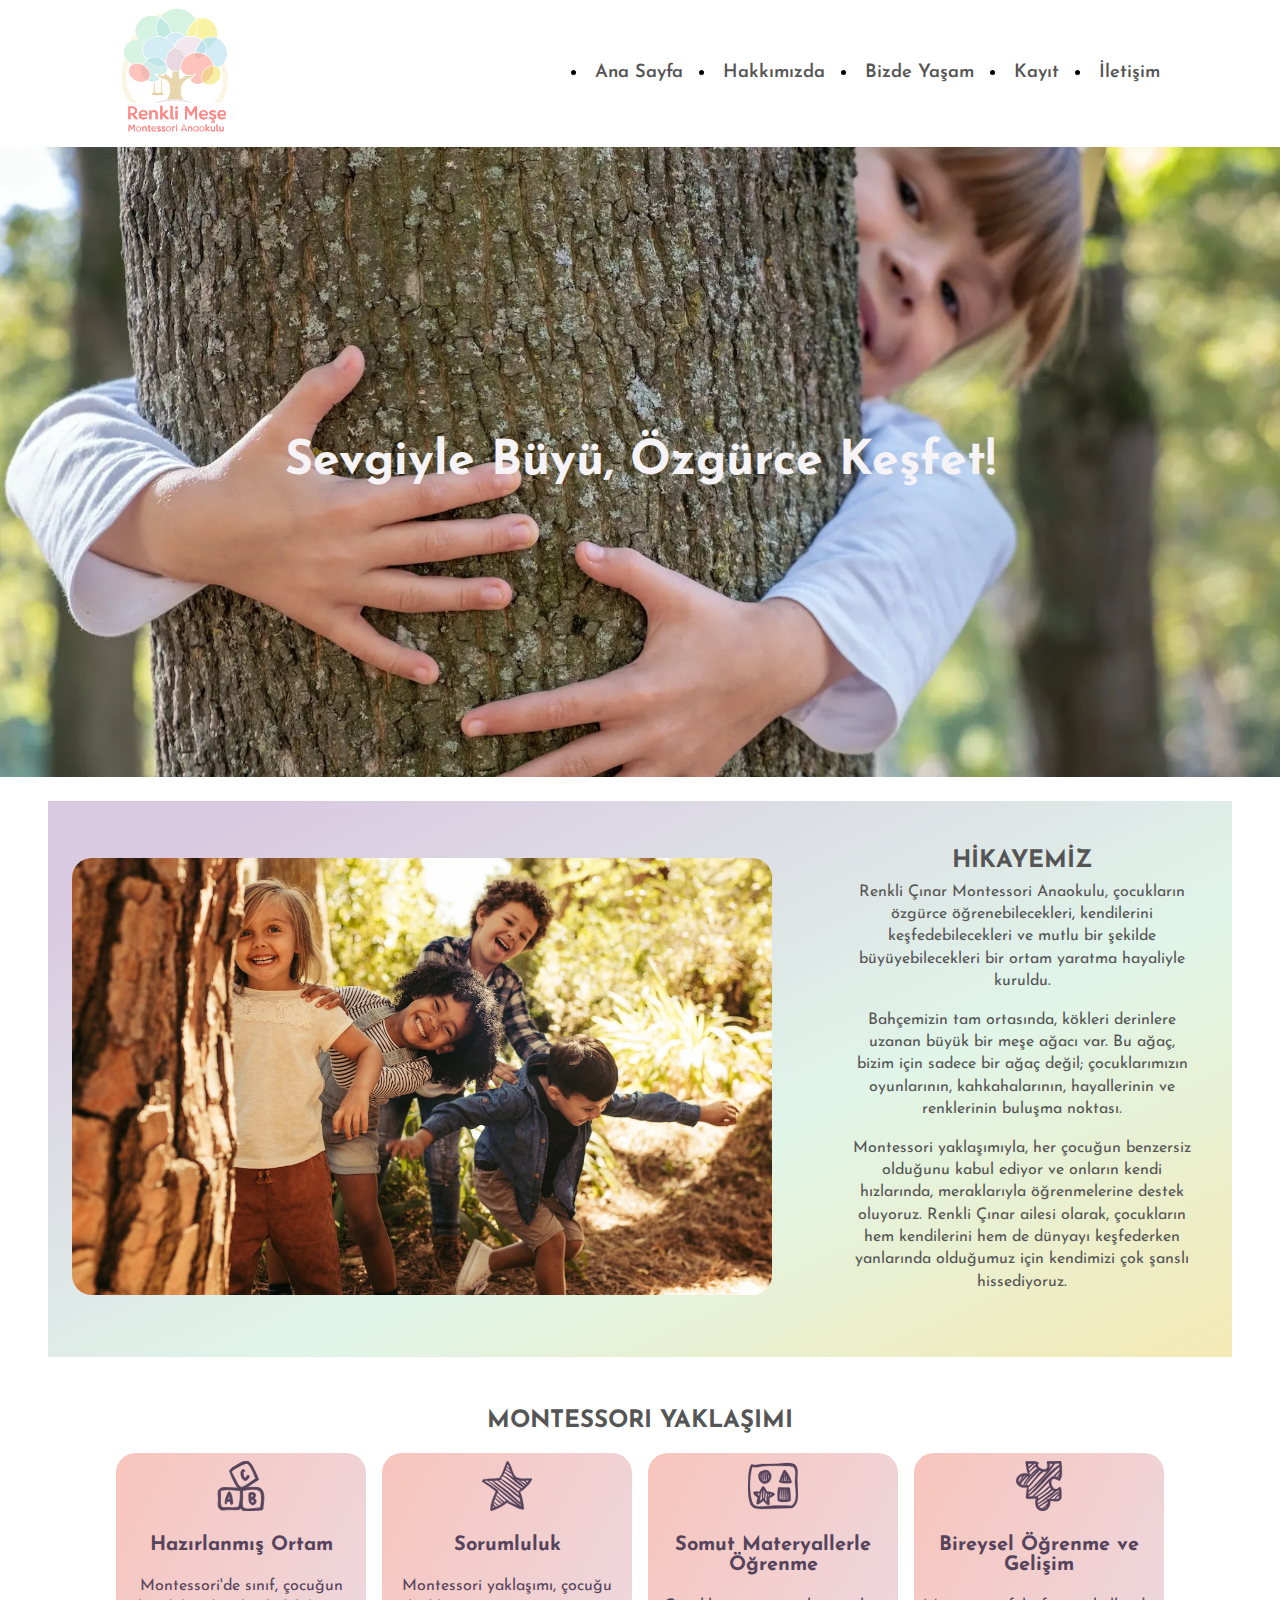
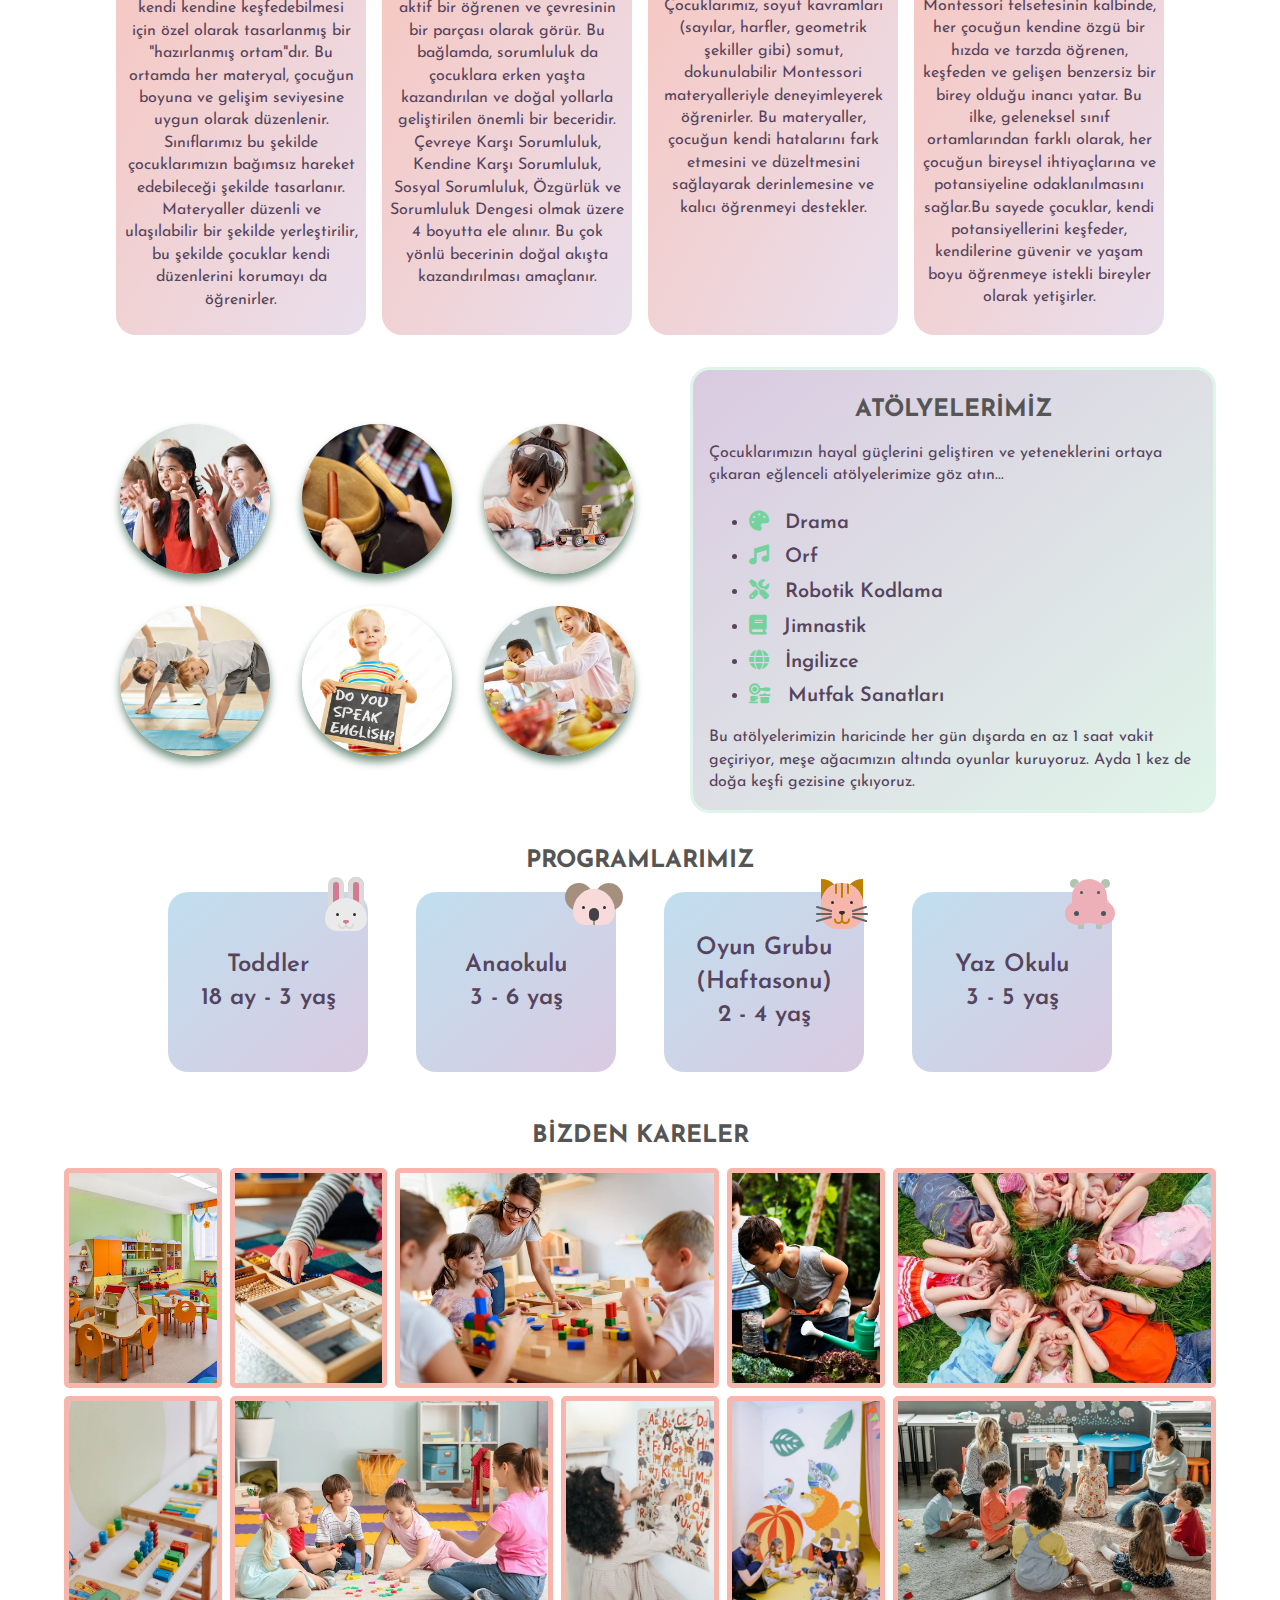
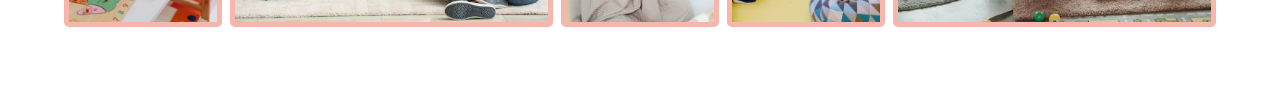
<file: index.html>
<!DOCTYPE html>
<html lang="en">
<head>
    <meta charset="UTF-8">
    <meta name="viewport" content="width=device-width, initial-scale=1.0">
    <meta description="TO BE UPDATED"> <!--burayı unutma-->
    <title>Renkli Meşe Montessori Anaokulu</title>
    <link rel="preconnect" href="https://fonts.googleapis.com">
<link rel="preconnect" href="https://fonts.gstatic.com" crossorigin>
<link href="https://fonts.googleapis.com/css2?family=Josefin+Sans:ital,wght@0,100..700;1,100..700&family=Montserrat:ital,wght@0,100..900;1,100..900&display=swap" rel="stylesheet">
    <link rel="stylesheet" href="styles.css">

   <link rel="preload" as="image" href="./assets/hero-picture.webp">
<link
  rel="stylesheet"
  href="https://cdnjs.cloudflare.com/ajax/libs/font-awesome/6.4.2/css/all.min.css"
  referrerpolicy="no-referrer"
/>

  </head>
<body>

 <!--NAVBAR-->
    <header class="main-header">
  <a href="./index.html"><img src="././assets/logo.svg" class="logo" alt="Renkli Meşe Montessori Anaokulu Logo-renkli bir ağaç ve ağaca bağlı bir salıncak"></a>
  
  <nav class="desktop-nav text--sm" aria-label="Ana Masaüstü Navigasyonu">
    <ul>
      <li><a href="index.html">Ana Sayfa</a></li>
        <li><a href="#">Hakkımızda</a></li>
        <li><a href="#">Bizde Yaşam</a></li>
        <li><a href="#">Kayıt</a></li>
        <li><a href="#">İletişim</a></li>
    </ul>
  </nav>

<div class="mobile-menu">
  <input type="checkbox" id="menu-toggle">

  <label for="menu-toggle" class="menu-icon hamburger-label">
    <img src="././assets/menu-burger-horizontal-svgrepo-com (1).svg" alt="Menüyü açar.">
  </label>
  
  <label for="menu-toggle" class="menu-icon close-label">
    <img src="././assets/close-button-svgrepo-com.svg" alt="Menüyü kapatır.">
  </label>
    
    <nav class="mobile-nav text--sm" aria-label="Ana Mobil Navigasyonu">
      <ul>
        <li><a href="index.html" class="active">Ana Sayfa</a></li>
        <li><a href="#">Hakkımızda</a></li>
        <li><a href="#">Bizde Yaşam</a></li>
        <li><a href="#">Kayıt</a></li>
        <li><a href="#">İletişim</a></li>
      </ul>
    </nav>
  </div>
</header>

<!--HERO-->
<main>

<section class="hero radius-20"> <!--açıklamayı düzenle-->
<img src="./assets/hero-picture.webp" alt="" class="sr-only">
  <h1 class="text--3xl text--700 text--center text--white">Sevgiyle Büyü, Özgürce Keşfet! </h1>
</section> 

<!--HİKAYEMİZ-->
<section class="hikayemiz flex site-content radius-20">

<div class="hikayemiz__text">
<h2 class="m-auto text--grey text--lg text-600">HİKAYEMİZ</h1>
<p class="text--grey line-1-4 mt-0-5 text--xs">Renkli Çınar Montessori Anaokulu, çocukların özgürce öğrenebilecekleri, kendilerini keşfedebilecekleri 
  ve mutlu bir şekilde büyüyebilecekleri bir ortam yaratma hayaliyle kuruldu. 
<p class="text--grey line-1-4 text--xs">Bahçemizin tam ortasında, kökleri derinlere uzanan büyük bir meşe ağacı var. 
  Bu ağaç, bizim için sadece bir ağaç değil; çocuklarımızın oyunlarının, kahkahalarının, hayallerinin ve renklerinin buluşma noktası. </p>
  <p class="text--grey line-1-4 text--xs">
  Montessori yaklaşımıyla, her çocuğun benzersiz olduğunu kabul ediyor ve onların kendi hızlarında, meraklarıyla öğrenmelerine destek oluyoruz.  
  Renkli Çınar ailesi olarak, çocukların hem kendilerini hem de dünyayı keşfederken yanlarında olduğumuz için kendimizi çok şanslı hissediyoruz.</p>
</div>


  <div class="hikayemiz__image">  <!--burdaki açıklamaları düzenle-->
<picture>
  <source srcset="./assets/ourstory-picture(sm).webp" media="(max-width:465px)">
  <source srcset="./assets/ourstory-picture(lg).webp" media="(min-width:465.98px)">
  <img src="./assets/ourstory-picture(lg).webp"  alt="Açıklayıcı bir metin">
</picture>
</div>


</section> 

<!--MONTESSORI BÖLÜMÜ-->

<section class="montessori site-content">
<h2 class="text--center text--grey text--lg text-600">MONTESSORI YAKLAŞIMI</h2>
<div class="montessori__container">
  <div class="montessori-box flex-basis-50">
    <img src="./assets/abc-cubes-svgrepo.svg" alt="TOBEUPDATED">
    <h3 class="text--md my-0-5 text--dark-purple">Hazırlanmış Ortam</h3>
    <p class="text--xs text--dark-purple line-1-4"> Montessori'de sınıf, çocuğun kendi kendine keşfedebilmesi için özel olarak tasarlanmış bir "hazırlanmış ortam"dır. Bu ortamda her materyal, çocuğun boyuna ve gelişim seviyesine uygun olarak düzenlenir. Sınıflarımız bu şekilde çocuklarımızın bağımsız hareket edebileceği şekilde tasarlanır. 
      Materyaller düzenli ve ulaşılabilir bir şekilde yerleştirilir, bu şekilde çocuklar kendi düzenlerini korumayı da öğrenirler.
    </p>
  </div>
  <div class="montessori-box flex-basis-50">
    <img src="./assets/star-svgrepo.svg" alt="TOBEUPDATED">
    <h3 class="text--md my-0-5 text--dark-purple">Sorumluluk</h3>
    <p class="text--xs text--dark-purple line-1-4">Montessori yaklaşımı, çocuğu aktif bir öğrenen ve çevresinin bir parçası olarak görür. Bu bağlamda, sorumluluk da çocuklara erken yaşta kazandırılan ve doğal yollarla geliştirilen önemli bir beceridir. Çevreye Karşı Sorumluluk, Kendine Karşı Sorumluluk, Sosyal Sorumluluk, Özgürlük ve Sorumluluk Dengesi olmak üzere 4 boyutta ele alınır. Bu çok yönlü becerinin doğal akışta kazandırılması amaçlanır.
    </p>
  </div>
  <div class="montessori-box flex-basis-50">
    <img src="./assets/shapes-svgrepo.svg" alt="TOBEUPDATED">
    <h3 class="text--md my-0-5 text--dark-purple">Somut Materyallerle Öğrenme</h3>
    <p class="text--xs text--dark-purple line-1-4">Çocuklarımız, soyut kavramları (sayılar, harfler, geometrik şekiller gibi) somut, dokunulabilir Montessori materyalleriyle deneyimleyerek öğrenirler. Bu materyaller, çocuğun kendi hatalarını fark etmesini ve düzeltmesini sağlayarak derinlemesine ve kalıcı öğrenmeyi destekler.
    </p>
  </div>
  <div class="montessori-box flex-basis-50">
    <img src="./assets/puzzle-piece-svgrepo.svg" alt="TOBEUPDATED">
    <h3 class="text--md my-0-5 text--dark-purple">Bireysel Öğrenme ve Gelişim</h3>
    <p class="text--xs text--dark-purple line-1-4">Montessori felsefesinin kalbinde, her çocuğun kendine özgü bir hızda ve tarzda öğrenen, keşfeden ve gelişen benzersiz bir birey olduğu inancı yatar. Bu ilke, geleneksel sınıf ortamlarından farklı olarak, her çocuğun bireysel ihtiyaçlarına ve potansiyeline odaklanılmasını sağlar.Bu sayede çocuklar, kendi potansiyellerini keşfeder, kendilerine güvenir ve yaşam boyu öğrenmeye istekli bireyler olarak yetişirler.
    </p>
  </div>
</div>


<!--ATÖLYELERİMİZ BÖLÜMÜ-->


<section class="atolye__container site-content">
 
  <div class="atolye__text-box">
    <h2 class="text--grey text--lg text-600 text--center">ATÖLYELERİMİZ</h2>
    <p class="text--dark-purple line-1-4 text--xs">
      Çocuklarımızın hayal güçlerini geliştiren ve yeteneklerini ortaya çıkaran
      eğlenceli atölyelerimize göz atın...
    </p>
    <ul class="text--dark-purple text--md text--600">
    <li><i class="fa-solid fa-palette"></i>Drama</li>
                <li><i class="fa-solid fa-music"></i>Orf</li>
                <li><i class="fa-solid fa-screwdriver-wrench"></i>Robotik Kodlama</li>
                <li><i class="fa-solid fa-book"></i>Jimnastik</li>
                <li><i class="fa-solid fa-globe"></i>İngilizce</li>
                <li><i class="fa-solid fa-kitchen-set"></i>Mutfak Sanatları</li>
              </ul>

           <p class="text--dark-purple line-1-4 text--xs">
      Bu atölyelerimizin haricinde her gün dışarda en az 1 saat vakit geçiriyor, meşe ağacımızın altında oyunlar kuruyoruz. Ayda 1 kez de doğa keşfi gezisine çıkıyoruz.
    </p>
  </div>

   <div class="atolye__images">
    <div class="atolye-daire">
      <img src="./assets/AdobeStock_115860598_Preview.webp" alt="" />
    </div>
    <div class="atolye-daire">
      <img src="assets/AdobeStock_37484878_Preview.webp" alt="" />
    </div>
    <div class="atolye-daire">
      <img src="./assets/AdobeStock_561552352_Preview.webp" alt="" />
    </div>
    <div class="atolye-daire">
      <img src="./assets/AdobeStock_210187231_Preview.webp" alt="" />
    </div>
    <div class="atolye-daire">
      <img src="./assets/AdobeStock_81120329_Preview.jpeg" alt="" />
    </div>
    <div class="atolye-daire">
      <img src="./assets/AdobeStock_304732847_Preview.webp" alt="" />
    </div>
  </div>
</section>


<!--PROGRAMLARIMIZ-->

<section class="mt-1-5">
<h2 class="text--center text--grey text--lg text-600">PROGRAMLARIMIZ</h2>

<div class="programs__container text--lg line-1-4 text--600 text--dark-purple">
  
<div class="toddler programs">
<img src="./assets/bunny-image.svg" alt="TOBEUPDATED">
<p>Toddler <br>18 ay - 3 yaş</p>
</div>

<div class="preschool programs">
  <img src="./assets/koala-image.svg" alt="TOBEUPDATED">
<p>Anaokulu <br>3 - 6 yaş</p>
</div>

<div class="play-group programs">
  <img src="./assets/kitty-image.svg" alt="">
<p>Oyun Grubu <br>(Haftasonu) <br>2 - 4 yaş</p>
</div>

<div class="summer-school programs">
  <img src="./assets/hippo-image.svg" alt="">
<p>Yaz Okulu <br>3 - 5 yaş</p>
</div>

</div>

</section>

<!--BİZDEN KARELER-->

<section class="site-content">

<h2 class="text--center text--grey text--lg text-600 mb-1">BİZDEN KARELER</h2>
<div class="gallery__container">

<img src="./assets/gallery/gallery-picture-1.webp" alt="">
<img src="./assets/gallery/gallery-picture-2.webp" alt="">
<img src="./assets/gallery/gallery-picture-3.webp" alt="">
<img src="./assets/gallery/gallery-picture-4.webp" alt="">
<img src="./assets/gallery/gallery-picture-5.webp" alt="">
<img src="./assets/gallery/gallery-picture-6.webp" alt="">
<img src="./assets/gallery/gallery-picture-7.webp" alt="">
<img src="./assets/gallery/gallery-picture-8.webp" alt="">
<img src="./assets/gallery/gallery-picture-9.webp" alt="">
<img src="./assets/gallery/gallery-picture-10.webp" alt="">
</div>

</section>




</main>


</body>
</html>

<!--hamburger ve close iconunun rengini değiştir, mor olabilir.-->
</file>
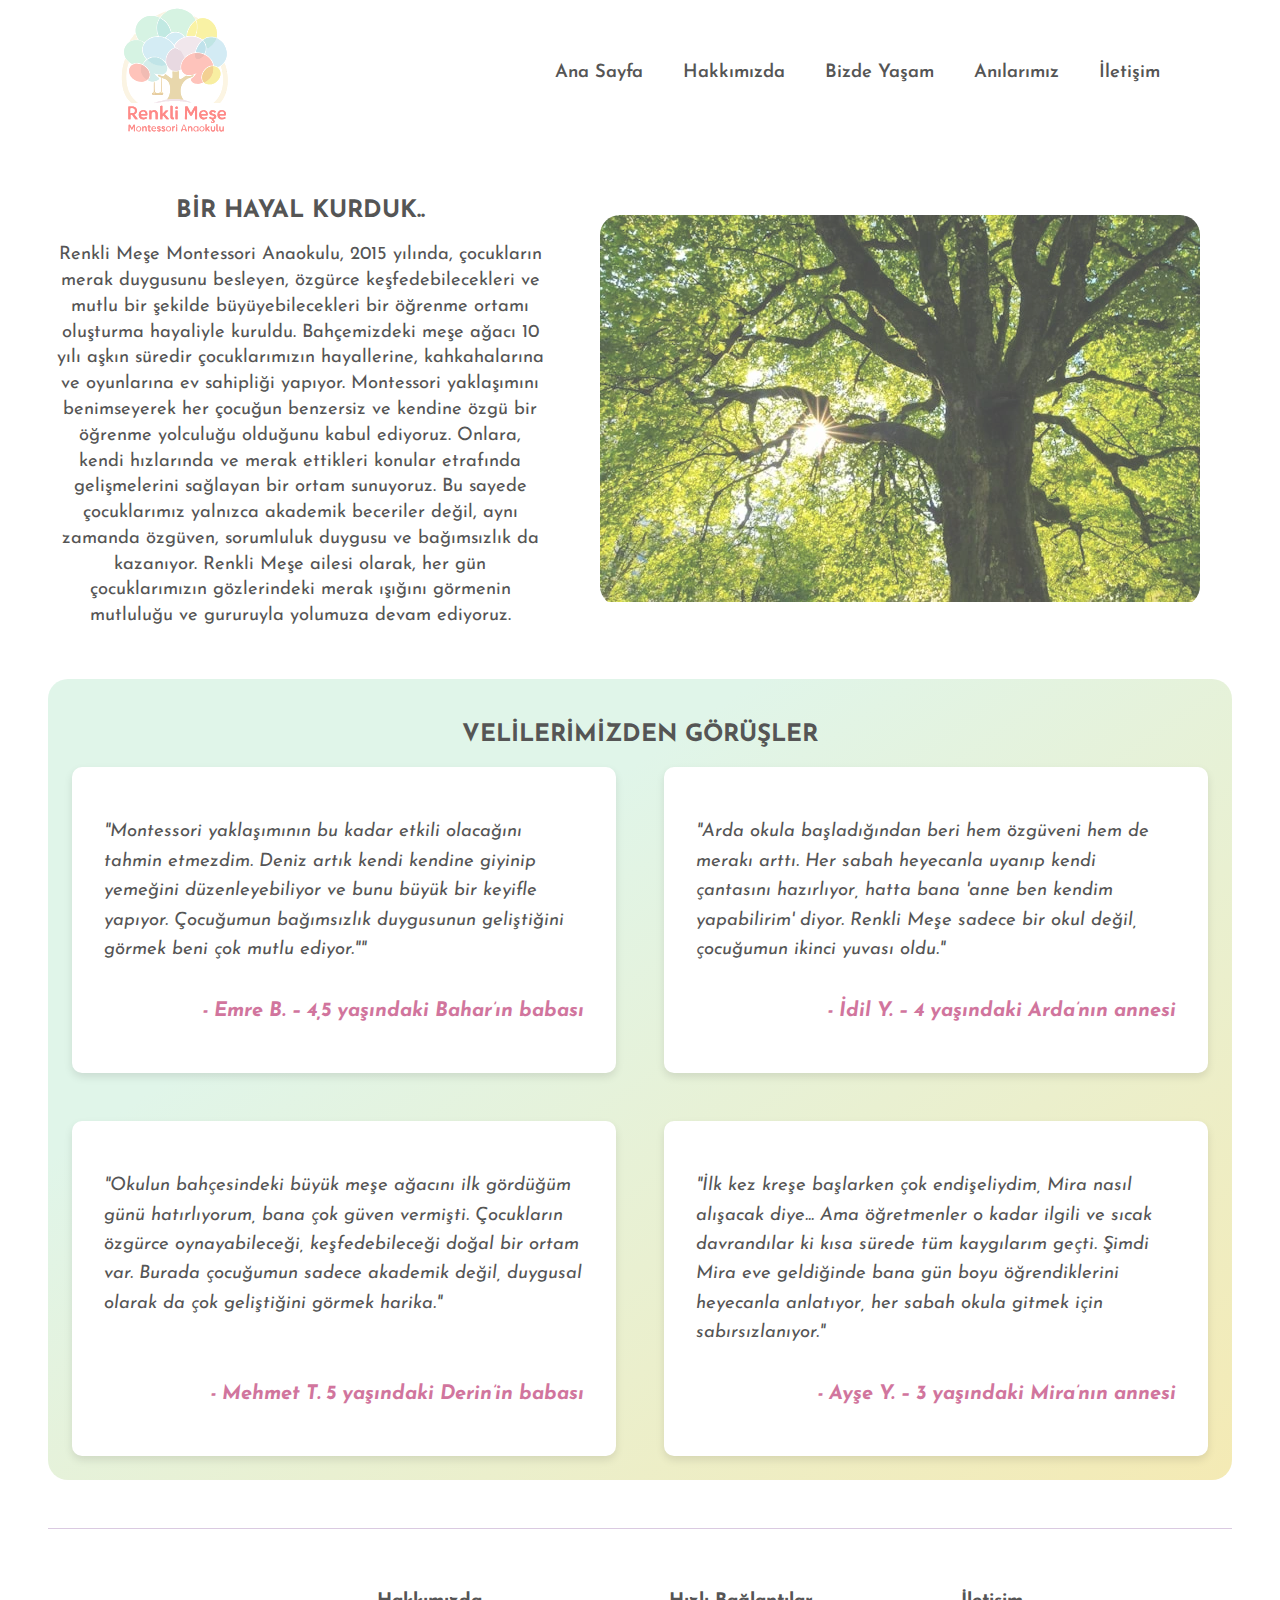
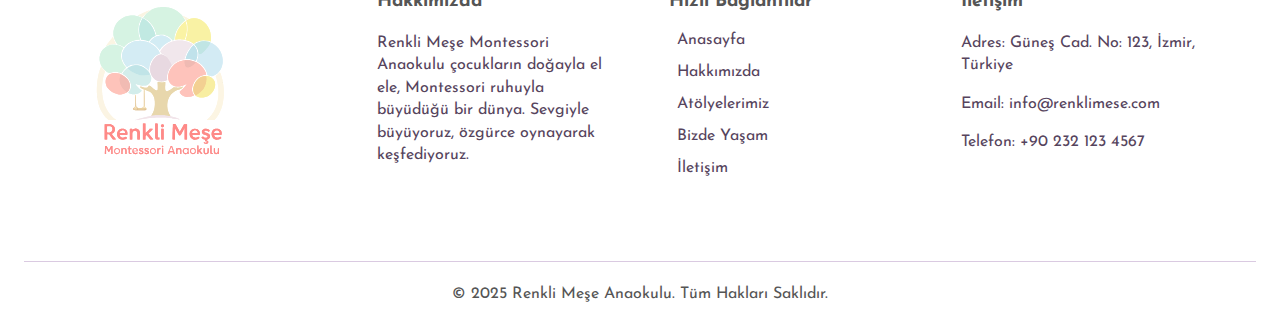
<file: about.html>
<!DOCTYPE html>
<html lang="tr">
  <head>
    <meta charset="UTF-8" />
    <meta name="viewport" content="width=device-width, initial-scale=1.0" />
    <meta
      name="description"
      content="Renkli Meşe Montessori Anaokulu olarak, 2015'ten beri çocukların merakını besleyen, bağımsızlıklarını geliştiren ve mutlu bir şekilde büyüyebilecekleri bir öğrenme ortamı sunuyoruz. Montessori yaklaşımımız ve doğayla iç içe bahçemizle çocukların kendine güvenen bireyler olarak yetişmesini sağlıyoruz."
    />
    <title>Renkli Meşe-Hakkımızda</title>
    <link
      href="https://fonts.googleapis.com/css2?family=Josefin+Sans:ital,wght@0,100..700;1,100..700&display=swap"
      rel="stylesheet"
    />
    <link rel="stylesheet" href="styles.css" />
    <link rel="stylesheet" href="about.css" />
  </head>
  <body>
    <header class="main-header">
      <a href="./index.html"
        ><img
          src="./assets/logo.svg"
          class="logo"
          alt="Renkli Meşe Montessori Anaokulu Logo-renkli bir ağaç ve ağaca bağlı bir salıncak"
      /></a>

      <nav class="desktop-nav text--sm" aria-label="Ana Masaüstü Navigasyonu">
        <ul class="list-style-none">
          <li><a href="index.html">Ana Sayfa</a></li>
          <li><a href="about.html">Hakkımızda</a></li>
          <li><a href="bizdeyasam.html">Bizde Yaşam</a></li>
          <li><a href="index.html#anilarimiz">Anılarımız</a></li>
          <li><a href="contact.html">İletişim</a></li>
        </ul>
      </nav>

      <div class="mobile-menu">
        <input type="checkbox" id="menu-toggle" />

        <label
          for="menu-toggle"
          class="menu-icon hamburger-label"
          aria-label="Menüyü aç"
        >
          <img src="./assets/hamburger-button.svg" alt="" aria-hidden="true" />
        </label>

        <label
          for="menu-toggle"
          class="menu-icon close-label"
          aria-label="Menüyü kapat"
        >
          <img src="./assets/close-button.svg" alt="" aria-hidden="true" />
        </label>

        <nav class="mobile-nav text--sm" aria-label="Ana Mobil Navigasyonu">
          <ul class="list-style-none">
            <li><a href="index.html">Ana Sayfa</a></li>
            <li><a href="about.html">Hakkımızda</a></li>
            <li><a href="bizdeyasam.html">Bizde Yaşam</a></li>
            <li><a href="index.html#anilarimiz">Anılarımız</a></li>
            <li><a href="contact.html">İletişim</a></li>
          </ul>
        </nav>
      </div>
    </header>
    <main>
      <section class="hakkımızda flex site-content text--center">
        <div class="hakkımızda__image">
          <picture>
            <source
              srcset="./assets/about/oaktree-sm.webp"
              media="(max-width:465px)"
            />
            <source
              srcset="./assets/about/oaktree-lg.webp"
              media="(min-width:465.98px)"
            />
            <img
              src="./assets/about/oaktree-lg.webp"
              alt="Dallarındaki yeşil yaprakları ile gökyüzünü kaplayan, oldukça büyük bir meşe ağacı. Ağacın dalları arasından güneş ışıkları giriyor."
            />
          </picture>
        </div>

        <div class="hakkımızda__textbox">
          <h2 class="text--grey text--lg text-600">BİR HAYAL KURDUK..</h2>
          <p class="text--grey text--sm line-1-4">
            Renkli Meşe Montessori Anaokulu, 2015 yılında, çocukların merak
            duygusunu besleyen, özgürce keşfedebilecekleri ve mutlu bir şekilde
            büyüyebilecekleri bir öğrenme ortamı oluşturma hayaliyle kuruldu.
            Bahçemizdeki meşe ağacı 10 yılı aşkın süredir çocuklarımızın
            hayallerine, kahkahalarına ve oyunlarına ev sahipliği yapıyor.
            Montessori yaklaşımını benimseyerek her çocuğun benzersiz ve kendine
            özgü bir öğrenme yolculuğu olduğunu kabul ediyoruz. Onlara, kendi
            hızlarında ve merak ettikleri konular etrafında gelişmelerini
            sağlayan bir ortam sunuyoruz. Bu sayede çocuklarımız yalnızca
            akademik beceriler değil, aynı zamanda özgüven, sorumluluk duygusu
            ve bağımsızlık da kazanıyor. Renkli Meşe ailesi olarak, her gün
            çocuklarımızın gözlerindeki merak ışığını görmenin mutluluğu ve
            gururuyla yolumuza devam ediyoruz.
          </p>
        </div>
      </section>

      <section class="testimonials site-content">
        <h2 class="text--grey text--lg text-600 text--center">
          VELİLERİMİZDEN GÖRÜŞLER
        </h2>

        <div class="testimonials-grid-container">
          <div class="testimonial-card">
            <p class="quote-text text--sm text--grey">
              "Montessori yaklaşımının bu kadar etkili olacağını tahmin
              etmezdim. Deniz artık kendi kendine giyinip yemeğini
              düzenleyebiliyor ve bunu büyük bir keyifle yapıyor. Çocuğumun
              bağımsızlık duygusunun geliştiğini görmek beni çok mutlu ediyor.""
            </p>
            <p class="author text--md">
              - Emre B. – 4,5 yaşındaki Bahar’ın babası
            </p>
          </div>

          <div class="testimonial-card">
            <p class="quote-text text--sm text--grey">
              "Arda okula başladığından beri hem özgüveni hem de merakı arttı.
              Her sabah heyecanla uyanıp kendi çantasını hazırlıyor, hatta bana
              'anne ben kendim yapabilirim' diyor. Renkli Meşe sadece bir okul
              değil, çocuğumun ikinci yuvası oldu."
            </p>
            <p class="author text--md">
              - İdil Y. – 4 yaşındaki Arda’nın annesi
            </p>
          </div>

          <div class="testimonial-card">
            <p class="quote-text text--sm text--grey">
              "Okulun bahçesindeki büyük meşe ağacını ilk gördüğüm günü
              hatırlıyorum, bana çok güven vermişti. Çocukların özgürce
              oynayabileceği, keşfedebileceği doğal bir ortam var. Burada
              çocuğumun sadece akademik değil, duygusal olarak da çok
              geliştiğini görmek harika."
            </p>
            <p class="author text--md">
              - Mehmet T. 5 yaşındaki Derin’in babası
            </p>
          </div>

          <div class="testimonial-card text--sm text--grey">
            <p class="quote-text text--sm">
              "İlk kez kreşe başlarken çok endişeliydim, Mira nasıl alışacak
              diye... Ama öğretmenler o kadar ilgili ve sıcak davrandılar ki
              kısa sürede tüm kaygılarım geçti. Şimdi Mira eve geldiğinde bana
              gün boyu öğrendiklerini heyecanla anlatıyor, her sabah okula
              gitmek için sabırsızlanıyor."
            </p>
            <p class="author text--md">
              - Ayşe Y. – 3 yaşındaki Mira’nın annesi
            </p>
          </div>
        </div>
      </section>
    </main>

    <footer>
      <div class="footer__container site-content">
        <div class="footer__section footer__logo">
          <a href="./index.html"
            ><img
              src="././assets/logo.svg"
              class="logo"
              alt="Renkli Meşe Montessori Anaokulu Logo-renkli bir ağaç ve ağaca bağlı bir salıncak"
          /></a>
        </div>
        <div class="footer__section">
          <h3>Hakkımızda</h3>
          <p class="text--xs line-1-4 text--dark-purple">
            Renkli Meşe Montessori Anaokulu çocukların doğayla el ele,
            Montessori ruhuyla büyüdüğü bir dünya. Sevgiyle büyüyoruz, özgürce
            oynayarak keşfediyoruz.
          </p>
        </div>
        <div class="footer__section">
          <h3>Hızlı Bağlantılar</h3>
          <ul class="list-style-none">
            <li>
              <a href="index.html" class="text--xs text--dark-purple"
                >Anasayfa</a
              >
            </li>
            <li>
              <a href="about.html" class="text--xs text--dark-purple"
                >Hakkımızda</a
              >
            </li>
            <li>
              <a href="index.html#atolye" class="text--xs text--dark-purple"
                >Atölyelerimiz</a
              >
            </li>
            <li>
              <a href="bizdeyasam.html" class="text--xs text--dark-purple"
                >Bizde Yaşam</a
              >
            </li>
            <li>
              <a href="contact.html" class="text--xs text--dark-purple"
                >İletişim</a
              >
            </li>
          </ul>
        </div>
        <div class="footer__section">
          <h3>İletişim</h3>
          <ul class="list-style-none text--xs line-1-4">
            <li>Adres: Güneş Cad. No: 123, İzmir, Türkiye</li>
            <li>Email: info@renklimese.com</li>
            <li>Telefon: +90 232 123 4567</li>
          </ul>
        </div>
      </div>
      <div class="footer__bottom text--xs text--center text--grey">
        &copy; 2025 Renkli Meşe Anaokulu. Tüm Hakları Saklıdır.
      </div>
    </footer>
  </body>
</html>
</file>
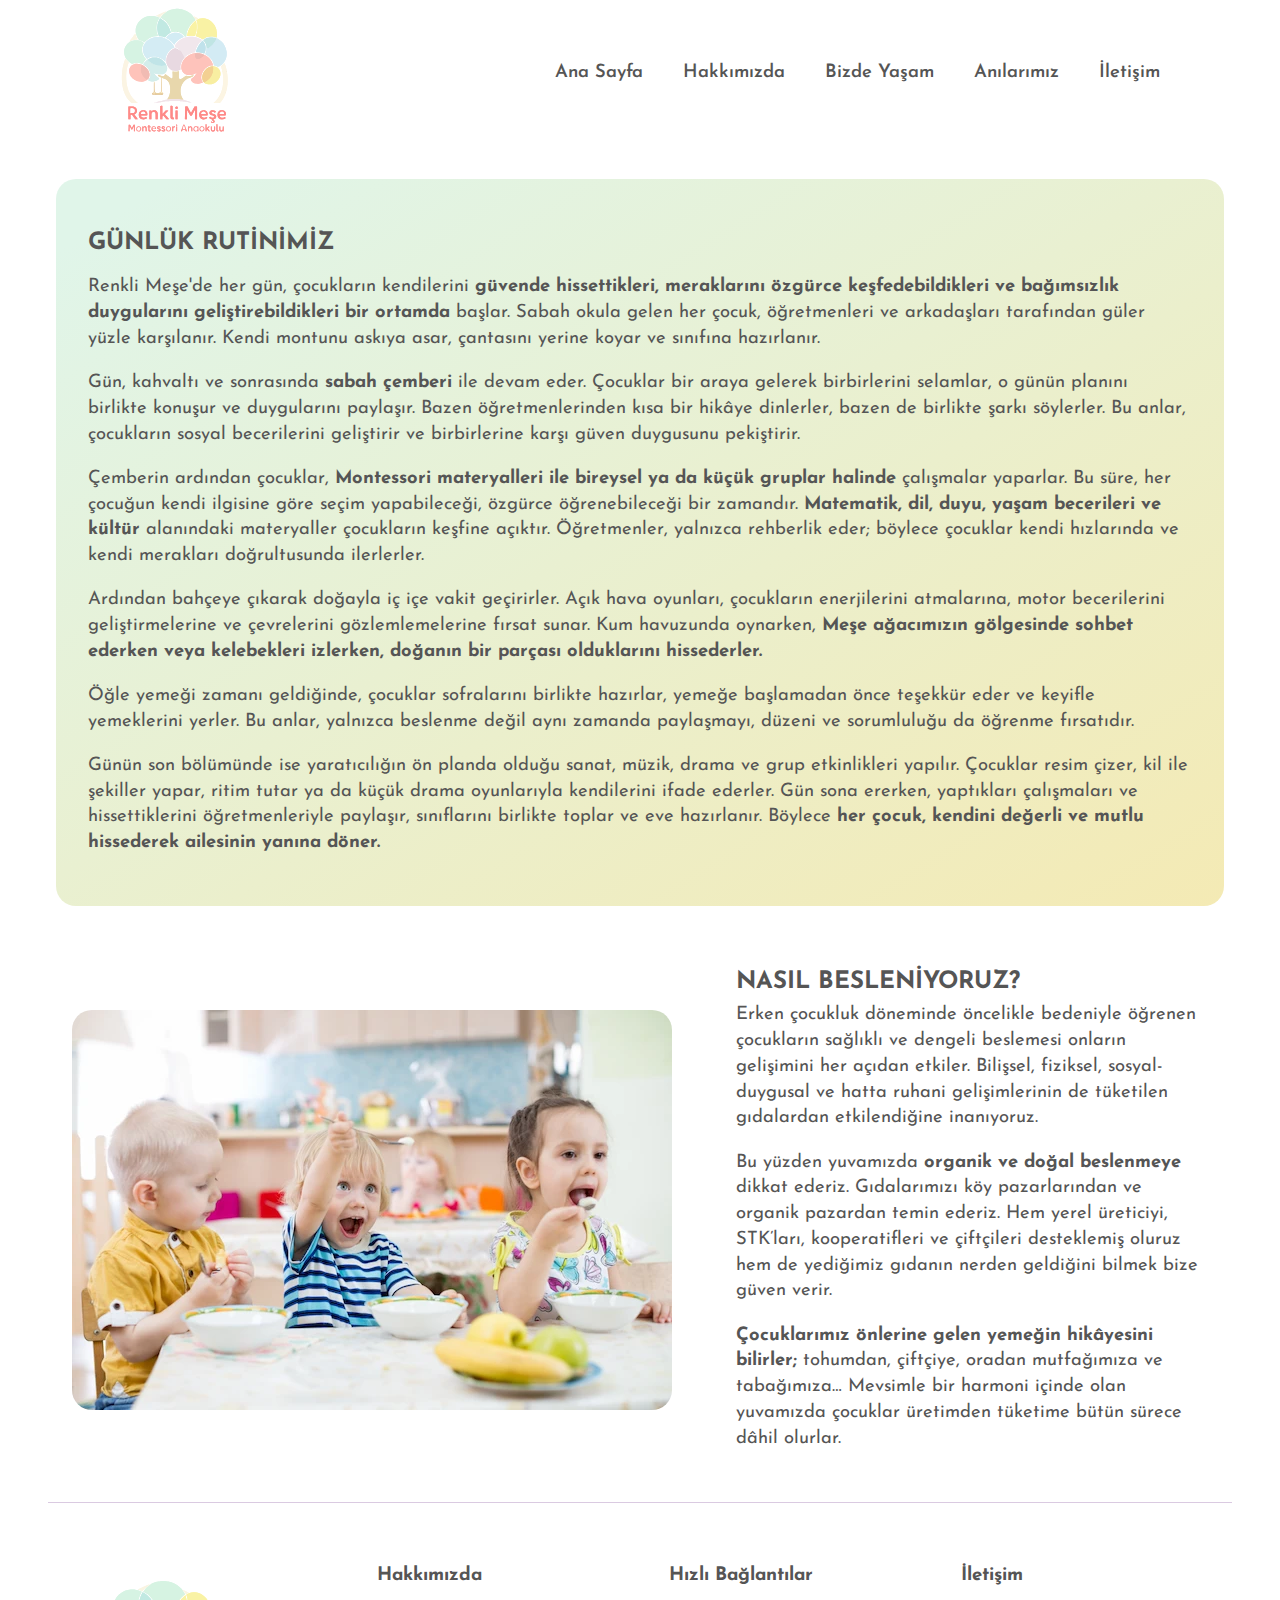
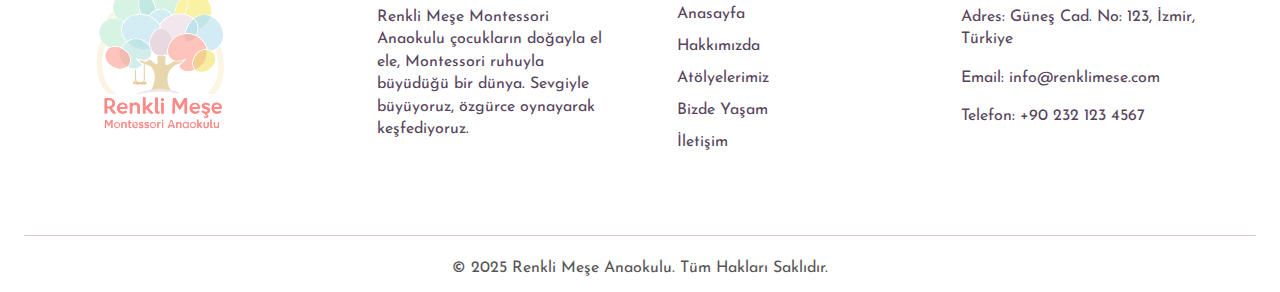
<file: bizdeyasam.html>
<!DOCTYPE html>
<html lang="tr">
<head>
    <meta charset="UTF-8">
    <meta name="viewport" content="width=device-width, initial-scale=1.0">
    <title>Renkli Meşe-Bizde Yaşam</title>
<link
      href="https://fonts.googleapis.com/css2?family=Josefin+Sans:ital,wght@0,100..700;1,100..700&display=swap"
      rel="stylesheet"
    />
    <link rel="stylesheet" href="styles.css" />
    <link rel="stylesheet" href="bizdeyasam.css">

</head>
<body>

<!--NAVBAR-->
    <header class="main-header">
      <a href="./index.html"
        ><img
          src="././assets/logo.svg"
          class="logo"
          alt="Renkli Meşe Montessori Anaokulu Logo-renkli bir ağaç ve ağaca bağlı bir salıncak"
      /></a>

      <nav class="desktop-nav text--sm" aria-label="Ana Masaüstü Navigasyonu">
        <ul class="list-style-none">
          <li><a href="index.html">Ana Sayfa</a></li>
          <li><a href="about.html">Hakkımızda</a></li>
          <li><a href="bizdeyasam.html">Bizde Yaşam</a></li>
          <li><a href="index.html#anilarimiz">Anılarımız</a></li>
          <li><a href="contact.html">İletişim</a></li>
        </ul>
      </nav>

      <div class="mobile-menu">
        <input type="checkbox" id="menu-toggle" />

        <label for="menu-toggle" class="menu-icon hamburger-label">
          <img
            src="./assets/hamburger-button.svg"
            alt="Menüyü aç."
          />
        </label>

        <label for="menu-toggle" class="menu-icon close-label">
          <img
            src="././assets/close-button.svg"
            alt="Menüyü kapat."
          />
        </label>

        <nav class="mobile-nav text--sm" aria-label="Ana Mobil Navigasyonu">
          <ul class="list-style-none">
            <li><a href="index.html">Ana Sayfa</a></li>
            <li><a href="about.html">Hakkımızda</a></li>
            <li><a href="bizdeyasam.html">Bizde Yaşam</a></li>
            <li><a href="index.html#anilarimiz">Anılarımız</a></li>
            <li><a href="contact.html">İletişim</a></li>
          </ul>
        </nav>
      </div>
    </header>

    <main>

<section class="bizdeyasam site-content">
    <div class="rutinimiz__container text--center">
<h2 class="text--grey text--lg text-600">GÜNLÜK RUTİNİMİZ</h2>

<p class="text--grey text--sm line-1-4">Renkli Meşe'de her gün, çocukların kendilerini <strong>güvende hissettikleri, meraklarını özgürce keşfedebildikleri ve bağımsızlık duygularını geliştirebildikleri bir ortamda</strong> başlar. Sabah okula gelen her çocuk, öğretmenleri ve arkadaşları tarafından güler yüzle karşılanır. Kendi montunu askıya asar, çantasını yerine koyar ve sınıfına hazırlanır. </p>
<p class="text--grey text--sm line-1-4">Gün, kahvaltı ve sonrasında <strong> sabah çemberi </strong> ile devam eder. Çocuklar bir araya gelerek birbirlerini selamlar, o günün planını birlikte konuşur ve duygularını paylaşır. Bazen öğretmenlerinden kısa bir hikâye dinlerler, bazen de birlikte şarkı söylerler. Bu anlar, çocukların sosyal becerilerini geliştirir ve birbirlerine karşı güven duygusunu pekiştirir.</p>
<p class="text--grey text--sm line-1-4">Çemberin ardından çocuklar, <strong> Montessori materyalleri ile bireysel ya da küçük gruplar halinde </strong> çalışmalar yaparlar. Bu süre, her çocuğun kendi ilgisine göre seçim yapabileceği, özgürce öğrenebileceği bir zamandır. <strong>Matematik, dil, duyu, yaşam becerileri ve kültür </strong> alanındaki materyaller çocukların keşfine açıktır. Öğretmenler, yalnızca rehberlik eder; böylece çocuklar kendi hızlarında ve kendi merakları doğrultusunda ilerlerler.</p>
<p class="text--grey text--sm line-1-4">Ardından bahçeye çıkarak doğayla iç içe vakit geçirirler. Açık hava oyunları, çocukların enerjilerini atmalarına, motor becerilerini geliştirmelerine ve çevrelerini gözlemlemelerine fırsat sunar. Kum havuzunda oynarken,<strong> Meşe ağacımızın gölgesinde sohbet ederken veya kelebekleri izlerken, doğanın bir parçası olduklarını hissederler. </strong></p>
<p class="text--grey text--sm line-1-4">Öğle yemeği zamanı geldiğinde, çocuklar sofralarını birlikte hazırlar, yemeğe başlamadan önce teşekkür eder ve keyifle yemeklerini yerler. Bu anlar, yalnızca beslenme değil aynı zamanda paylaşmayı, düzeni ve sorumluluğu da öğrenme fırsatıdır. </p>
<p class="text--grey text--sm line-1-4">Günün son bölümünde ise yaratıcılığın ön planda olduğu sanat, müzik, drama ve grup etkinlikleri yapılır. Çocuklar resim çizer, kil ile şekiller yapar, ritim tutar ya da küçük drama oyunlarıyla kendilerini ifade ederler. Gün sona ererken, yaptıkları çalışmaları ve hissettiklerini öğretmenleriyle paylaşır, sınıflarını birlikte toplar ve eve hazırlanır. Böylece <strong>her çocuk, kendini değerli ve mutlu hissederek ailesinin yanına döner. </strong> </p>
</div>

</section>

<section class="beslenme site-content flex">

<div class="beslenme__text text--center">
<h2 class="m-auto text--grey text--lg text-600">NASIL BESLENİYORUZ?</h2>
<p class="text--grey line-1-4 mt-0-5 text--sm">Erken çocukluk döneminde öncelikle bedeniyle öğrenen çocukların sağlıklı ve dengeli beslemesi onların gelişimini her açıdan etkiler. Bilişsel, fiziksel, sosyal-duygusal ve hatta ruhani gelişimlerinin de tüketilen gıdalardan etkilendiğine inanıyoruz. </p>
<p class="text--grey line-1-4 text--sm">Bu yüzden yuvamızda <strong> organik ve doğal beslenmeye </strong> dikkat ederiz. Gıdalarımızı köy pazarlarından ve organik pazardan temin ederiz. Hem yerel üreticiyi, STK’ları, kooperatifleri ve çiftçileri desteklemiş oluruz hem de yediğimiz gıdanın nerden geldiğini bilmek bize güven verir. </p>
  <p class="text--grey line-1-4 text--sm">
  <strong>Çocuklarımız önlerine gelen yemeğin hikâyesini bilirler; </strong> tohumdan, çiftçiye, oradan mutfağımıza ve tabağımıza… Mevsimle bir harmoni içinde olan yuvamızda çocuklar üretimden tüketime bütün sürece dâhil olurlar.</p>
</div>

<div class="beslenme__image">

  <img src="./assets/bizde yasam/beslenme-image.webp"  alt="Anaokulunda, üç çocuk masada yemek yiyor. Ortadaki çocuk heyecanla kaşığını havaya kaldırarak neşeyle bağırıyor.">

</div>


</section>


    </main>

<!--FOOTER-->

<footer>
        <div class="footer__container site-content">
          <div class="footer__section footer__logo">
            <a href="./index.html"><img src="././assets/logo.svg" class="logo" alt="Renkli Meşe Montessori Anaokulu Logo-renkli bir ağaç ve ağaca bağlı bir salıncak"></a>
            </div>
            <div class="footer__section about">
                <h3>Hakkımızda</h3>
                <p class="text--xs line-1-4 text--dark-purple">Renkli Meşe Montessori Anaokulu çocukların doğayla el ele, Montessori ruhuyla büyüdüğü bir dünya. Sevgiyle büyüyoruz, özgürce oynayarak keşfediyoruz.</p>
                
            </div>
          <div class="footer__section quick-links">
                <h3>Hızlı Bağlantılar</h3>
                <ul class="list-style-none">
                    <li><a href="index.html" class="text--xs text--dark-purple">Anasayfa</a></li>
                    <li><a href="about.html" class="text--xs text--dark-purple">Hakkımızda</a></li>
                    <li><a href="index.html#atolye" class="text--xs text--dark-purple">Atölyelerimiz</a></li>
                    <li><a href="bizdeyasam.html" class="text--xs text--dark-purple">Bizde Yaşam</a></li>
                    <li><a href="contact.html" class="text--xs text--dark-purple">İletişim</a></li>
                </ul>
            </div>
            <div class="footer__section contact">
                <h3>İletişim</h3>
                <ul class="list-style-none text--xs line-1-4">
                    <li><p>Adres: Güneş Cad. No: 123, İzmir, Türkiye</p></li>
                    <li><p>Email: info@renklimese.com</p></li>
                    <li><p>Telefon: +90 232 123 4567</p></li>
                </ul>
            </div>
        </div>
        <div class="footer__bottom text--xs text--center text--grey">
            &copy; 2025 Renkli Meşe Anaokulu. Tüm Hakları Saklıdır.
        </div>
    </footer>




</body>
</html>
</file>
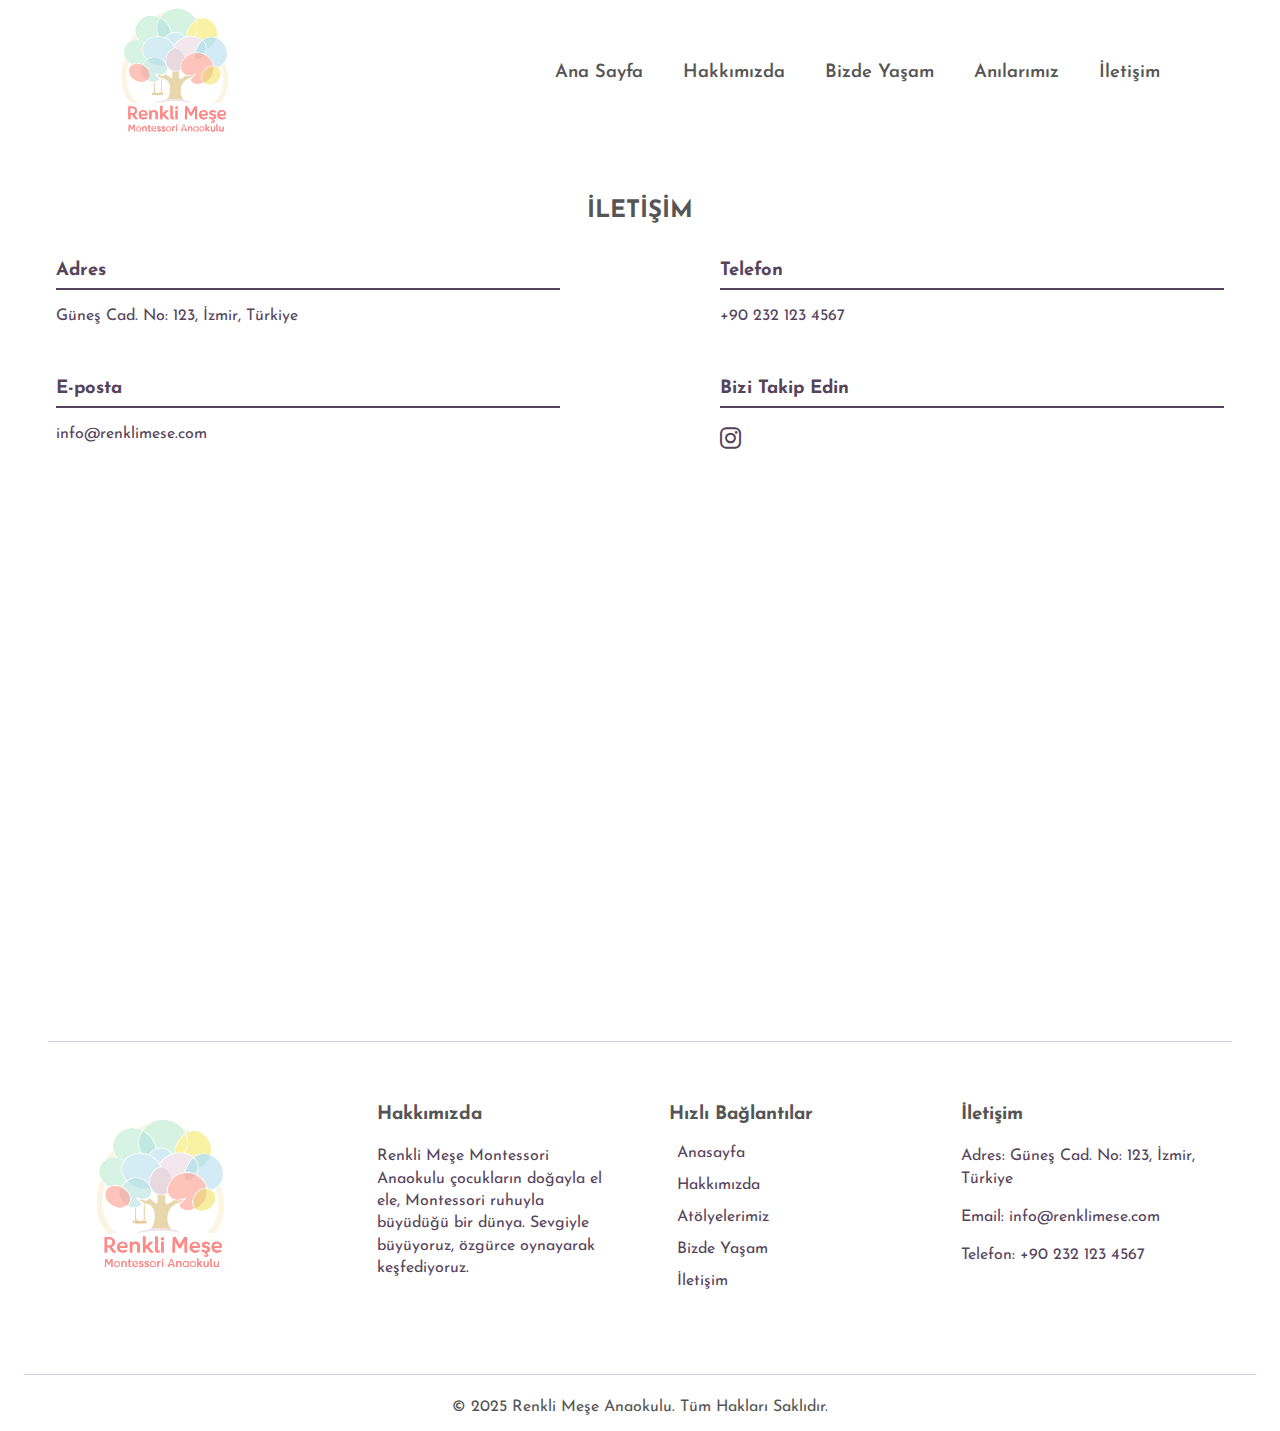
<file: contact.html>
<!DOCTYPE html>
<html lang="tr">
  <head>
    <meta charset="UTF-8" />
    <meta name="viewport" content="width=device-width, initial-scale=1.0" />
     <meta
      name="description"
      content="Renkli Meşe Montessori Anaokulu'na ulaşın. Adres, telefon ve e-posta bilgilerimize göz atın. Bizi sosyal medyada takip edebilir veya randevu almak için telefon numaramızdan bize ulaşabilirsiniz."
    />
    <title>Renkli Meşe-İletişim</title>
    <link
      href="https://fonts.googleapis.com/css2?family=Josefin+Sans:ital,wght@0,100..700;1,100..700&display=swap"
      rel="stylesheet"
    />
    <link rel="stylesheet" href="styles.css" />
    <link rel="stylesheet" href="contact.css" />

    <link
      rel="stylesheet"
      href="https://cdnjs.cloudflare.com/ajax/libs/font-awesome/6.4.2/css/all.min.css"
      referrerpolicy="no-referrer"
    />
  </head>

  <body>
    <header class="main-header">
      <a href="./index.html"
        ><img
          src="./assets/logo.svg"
          class="logo"
          alt="Renkli Meşe Montessori Anaokulu Logo-renkli bir ağaç ve ağaca bağlı bir salıncak"
      /></a>

      <nav class="desktop-nav text--sm" aria-label="Ana Masaüstü Navigasyonu">
        <ul class="list-style-none">
          <li><a href="index.html">Ana Sayfa</a></li>
          <li><a href="about.html">Hakkımızda</a></li>
          <li><a href="bizdeyasam.html">Bizde Yaşam</a></li>
          <li><a href="index.html#anilarimiz">Anılarımız</a></li>
          <li><a href="contact.html">İletişim</a></li>
        </ul>
      </nav>

      <div class="mobile-menu">
        <input type="checkbox" id="menu-toggle" />

        <label
          for="menu-toggle"
          class="menu-icon hamburger-label"
          aria-label="Menüyü aç"
        >
          <img src="./assets/hamburger-button.svg" alt="" aria-hidden="true" />
        </label>

        <label
          for="menu-toggle"
          class="menu-icon close-label"
          aria-label="Menüyü kapat"
        >
          <img src="./assets/close-button.svg" alt="" aria-hidden="true" />
        </label>

        <nav class="mobile-nav text--sm" aria-label="Ana Mobil Navigasyonu">
          <ul class="list-style-none">
            <li><a href="index.html">Ana Sayfa</a></li>
            <li><a href="about.html">Hakkımızda</a></li>
            <li><a href="bizdeyasam.html">Bizde Yaşam</a></li>
            <li><a href="index.html#anilarimiz">Anılarımız</a></li>
            <li><a href="contact.html">İletişim</a></li>
          </ul>
        </nav>
      </div>
    </header>

    <section class="contact-info site-content">
      <h2 class="text--grey text--lg text-600 text--center">İLETİŞİM</h2>
      <div class="info-container">
        <div class="contact-item">
          <h3 class="text--dark-purple text--sm">Adres</h3>
          <p class="text--dark-purple text--xs">
            Güneş Cad. No: 123, İzmir, Türkiye
          </p>
        </div>
        <div class="contact-item">
          <h3 class="text--dark-purple text--sm">Telefon</h3>
          <p class="text--dark-purple text--xs">
            <a href="tel:+902321234567">+90 232 123 4567</a>
          </p>
        </div>
        <div class="contact-item">
          <h3 class="text--dark-purple text--sm">E-posta</h3>
          <p class="text--dark-purple text--xs">
            <a href="mailto:ornek@mail.com">info@renklimese.com</a>
          </p>
        </div>
        <div class="contact-item">
          <h3 class="text--dark-purple text--sm">Bizi Takip Edin</h3>
          <p class="text--dark-purple text--xs">
            <a
              href="https://www.instagram.com"
              target="_blank"
              aria-label="Instagram sayfamız"
              ><i class="fa-brands fa-instagram"></i
            ></a>
          </p>
        </div>
      </div>

      <div class="map-container site-content">
        <iframe
          src="https://www.google.com/maps/embed?pb=!1m18!1m12!1m3!1d3124.413234372057!2d27.095770575200422!3d38.45502017268626!2m3!1f0!2f0!3f0!3m2!1i1024!2i768!4f13.1!3m3!1m2!1s0x14bbd996a100a8c3%3A0x7663a6cf4e76fa96!2sG%C3%BCzel%20Sanatlar%20Park%C4%B1!5e0!3m2!1str!2str!4v1757850709561!5m2!1str!2str"
          width="100%"
          height="450"
          style="border: 0"
          allowfullscreen=""
          loading="lazy"
          referrerpolicy="no-referrer-when-downgrade"
        >
        </iframe>
      </div>
    </section>

    <footer>
      <div class="footer__container site-content">
        <div class="footer__section footer__logo">
          <a href="./index.html"
            ><img
              src="././assets/logo.svg"
              class="logo"
              alt="Renkli Meşe Montessori Anaokulu Logo-renkli bir ağaç ve ağaca bağlı bir salıncak"
          /></a>
        </div>
        <div class="footer__section">
          <h3>Hakkımızda</h3>
          <p class="text--xs line-1-4 text--dark-purple">
            Renkli Meşe Montessori Anaokulu çocukların doğayla el ele,
            Montessori ruhuyla büyüdüğü bir dünya. Sevgiyle büyüyoruz, özgürce
            oynayarak keşfediyoruz.
          </p>
        </div>
        <div class="footer__section">
          <h3>Hızlı Bağlantılar</h3>
          <ul class="list-style-none">
            <li>
              <a href="index.html" class="text--xs text--dark-purple"
                >Anasayfa</a
              >
            </li>
            <li>
              <a href="about.html" class="text--xs text--dark-purple"
                >Hakkımızda</a
              >
            </li>
            <li>
              <a href="index.html#atolye" class="text--xs text--dark-purple"
                >Atölyelerimiz</a
              >
            </li>
            <li>
              <a href="bizdeyasam.html" class="text--xs text--dark-purple"
                >Bizde Yaşam</a
              >
            </li>
            <li>
              <a href="contact.html" class="text--xs text--dark-purple"
                >İletişim</a
              >
            </li>
          </ul>
        </div>
        <div class="footer__section">
          <h3>İletişim</h3>
          <ul class="list-style-none text--xs line-1-4">
            <li>Adres: Güneş Cad. No: 123, İzmir, Türkiye</li>
            <li>Email: info@renklimese.com</li>
            <li>Telefon: +90 232 123 4567</li>
          </ul>
        </div>
      </div>
      <div class="footer__bottom text--xs text--center text--grey">
        &copy; 2025 Renkli Meşe Anaokulu. Tüm Hakları Saklıdır.
      </div>
    </footer>
  </body>
</html>
</file>
<file: styles.css>
* {
  box-sizing: border-box;
}

:root {
  --site-content: 1184px;
  --color-melon: #f6b6ab;
  --color-grey: #555;
  --color-white: #f6f3f7;
  --color-purple: #dacae1;
  --color-dark-purple: #56445d;
  --color-blue: #c0dfef;
  --color-green: #e0f5e9;
  --color-dark-green: #74d29d;
  --color-yellow: #f4eab4;
  --radius-small: 5px;
  --radius-medium: 10px;
  --radius-large: 20px;
}

html {
  scroll-behavior: smooth;
}

body {
  margin: 0;
  padding: 0;
  font-family: "Josefin Sans", sans-serif;
}

.main-header {
  display: flex;
  justify-content: space-between;
  align-items: center;
  max-width: var(--site-content);
  margin: 0 auto;
  border-bottom: 0.5rem solid #fff;
}

.desktop-nav {
  display: none;
}

.mobile-menu {
  display: block;
}

#menu-toggle {
  display: none;
}

.mobile-nav {
  position: fixed;
  top: 0;
  right: -100%;
  left: auto;
  width: 8rem;
  height: 16.3rem;
  background-color: rgba(255, 255, 255, 0.95);
  transition: right 0.3s ease-in-out;
  padding-top: 5rem;
  z-index: 100;
}

.mobile-nav ul {
  display: flex;
  flex-direction: column;
  align-items: center;
}

.mobile-nav li {
  width: 100%;
  text-align: center;
  border-bottom: 1px solid #f1e7ec;
  padding: 0.6rem 0;
}

.mobile-nav a {
  text-decoration: none;
  color: var(--color-grey);
  font-weight: 500;
}

#menu-toggle:checked ~ .hamburger-label {
  display: none;
}

#menu-toggle:checked ~ .close-label {
  display: block;
}

#menu-toggle:checked ~ .mobile-nav {
  right: 0;
  left: auto;
}

.close-label {
  display: none;
  z-index: 101;
}

.menu-icon {
  position: absolute;
  top: 2.5rem;
  right: 1rem;
}

li a {
  padding: 0.5rem;
}

nav li a:hover {
  background-color: var(--color-melon);
  color: var(--color-white);
  border-radius: var(--radius-medium);
}

/*HERO*/

.hero {
  background-image: url(./assets/hero-picture-sm.webp);
  background-size: cover;
  background-position: center;
  background-repeat: no-repeat;
  height: 50vh;
  max-width: 100%;
  margin: 0 auto 1.5rem auto;
  display: flex;
  align-items: center;
  justify-content: center;
  color: var(--color-white);
}

.sr-only {
  position: absolute;
  width: 1px;
  height: 1px;
  overflow: hidden;
  clip: rect(0, 0, 0, 0);
}

/* Typography */

.text--xs {
  font-size: 0.875rem;
}
.text--sm {
  font-size: 1rem;
}
.text--md {
  font-size: 1.125rem;
}
.text--lg {
  font-size: 1.25rem;
}
.text--xl {
  font-size: 1.5rem;
}
.text--2xl {
  font-size: 1.75rem;
}
.text--3xl {
  font-size: 2.25rem;
}


.text--600 {
  font-weight: 600;
}

.text--700 {
  font-weight: 700;
}

.text--center {
  text-align: center;
}

.line-1-4 {
  line-height: 1.4;
}

/*Genel class'lar*/

.site-content {
  max-width: var(--site-content);
  margin: 0 auto;
  padding: 1rem 0.5rem;
}

.m-auto {
  margin: 0 auto;
}

.mt-0-5 {
  margin-top: 0.5rem;
  margin-bottom: 0;
}

.mt-2 {
  margin-top: 2rem;
  margin-bottom: 0;
}

.radius-lg {
  border-radius: var(--radius-large);
}

.list-style-none {
  list-style: none;
  padding: 0;
  margin: 0;
}

/*COLORS*/

.text--grey {
  color: var(--color-grey);
}

.text--purple {
  color: var(--color-purple);
}

.text--dark-purple {
  color: var(--color-dark-purple);
}

.text--white {
  color: var(--color-white);
}

.text--melon {
  color: var(--color-melon);
}

/* HİKAYEMİZ BÖLÜMÜ */

.hikayemiz {
  background-image: linear-gradient(
    to bottom right,
    var(--color-purple) 10%,
    var(--color-green) 60%,
    var(--color-yellow)
  );
}

.flex {
  display: flex;
  flex-direction: column;
  justify-content: center;
  align-items: center;
}

.hikayemiz__image img {
  max-width: 300px;
  margin: 1rem;
  border-radius: var(--radius-large);
}

.hikayemiz__text {
  padding: 1rem 1rem 0 1rem;
  text-align: center;
}

/*MONTESSORI BÖLÜMÜ*/

.montessori__container {
  display: flex;
  flex-direction: column;
  flex-wrap: wrap;
  justify-content: center;
  align-items: center;
  gap: 1rem;
  
}

.montessori-box {
  max-width: 250px;
  color: var(--color-grey);
  border-radius: var(--radius-large);
  text-align: center;
  background-image: linear-gradient(
    to bottom right,
    rgba(246, 182, 171, 0.8),
    rgba(218, 202, 225, 0.6)
  );
  padding: 0.5rem;

  flex: 1 1 100%;
}

.montessori-box img {
  max-width: 50px;
}

.montessori-box {
  flex: 1 1 23%;
}

/*ATÖLYELERİMİZ BÖLÜMÜ*/

.atolye__container {
  display: flex;
  flex-direction: column;
  align-items: center;
  justify-content: space-between;
  flex-wrap: wrap;
}

.atolye__images {
  display: flex;
  flex-wrap: wrap;
  align-items: center;
  justify-content: center;
  gap: 1rem;
  padding: 2rem 0.5rem 0.5rem 0.5rem;
  min-width: 300px;
}

.atolye-daire {
  width: 80px;
  height: 80px;
  border-radius: 50%;
  overflow: hidden;
  box-shadow: 0 6px 8px rgba(80, 120, 100, 0.8);
}

.atolye-daire img {
  width: 100%;
  height: 100%;
  object-fit: cover;
}

.atolye__text-box {
  padding: 1rem 2rem 0.5rem 2rem;
  min-width: 300px;
  text-align: left;
  border: 3px solid var(--color-green);
  border-radius: var(--radius-large);
  background-image: linear-gradient(
    to bottom right,
    var(--color-purple),
    var(--color-green)
  );
}

.atolye__text-box ul {
  margin-top: 1.5rem;
}

.atolye__text-box li {
  margin-bottom: 0.8rem;
}

.atolye__text-box li i {
  color: var(--color-dark-green);
  margin-right: 1rem;
}

/*PROGRAMLARIMIZ*/

.programs__container {
  display: flex;
  flex-wrap: wrap;
  justify-content: center;
  align-items: stretch;
  gap: 0.8rem;
}

.programs {
  display: flex;
  flex-direction: column;
  align-items: center;
  justify-content: center;
  text-align: center;
  min-height: 120px;
  min-width: 140px;
  background-image: linear-gradient(
    to bottom right,
    var(--color-blue),
    var(--color-purple)
  );
  border-radius: var(--radius-large);
  gap: 1rem;
  position: relative;
}

.programs img {
  position: absolute;
  z-index: 100;
  max-width: 48px;
  top: -20px;
  right: -10px;
}

/*BİZDEN KARELER*/

.gallery__container {
  display: grid;
  grid-template-columns: repeat(auto-fit, minmax(150px, 1fr));
  grid-template-rows: auto;
  grid-auto-flow: dense;
  gap: 0.5rem;
}

.gallery__container img {
  width: 100%;
  height: 100%;
  border-radius: var(--radius-small);
  object-fit: cover;
  border: 5px solid var(--color-melon);
}

.gallery__container img:nth-child(3),
.gallery__container img:nth-child(5),
.gallery__container img:nth-child(7),
.gallery__container img:nth-child(10) {
  grid-column: span 2;
  grid-row: span 1;
}

.gallery__container img:hover {
  transform: scale(1.1);
  transition: transform 0.3s ease-in-out, box-shadow 0.3s ease-in-out;
  box-shadow: 0 5px 15px rgba(0, 0, 0, 0.6);
}

@media (prefers-reduced-motion: reduce) {
  .gallery__container img:hover {
    transition: none;
    transform: none;
    box-shadow: none;
  }

  html {
    scroll-behavior: auto;
  }
}

/*FOOTER*/

footer {
  color: var(--color-dark-purple);
  padding: 0 1.5rem;
  margin-top: auto; /* Sayfanın altına yapışmasını sağlar */

}

.footer__container {
  display: flex;
  flex-wrap: wrap; /* Küçük ekranlarda alt alta gelmesini sağlar */
  border-top: 1px solid var(--color-purple)
}
.footer__section {
  min-width: 200px; /* Minimum genişlik belirler */
  margin: 0;
}

.footer__logo{
  min-width:fit-content;
  margin:0 auto;
  padding-top:1rem;
  
}

 .footer__logo img{
    height: 80px;
  }

.footer__section h3 {
  color: var(--color-grey);
  margin-bottom: 1.3rem;
  
}

.footer__section ul li {
  margin-bottom: 1rem;
}
.footer__section ul li a {
  text-decoration: none;
  transition: color 0.3s ease;
}
.footer__section ul li a:hover {
  background-color: var(--color-purple);
  color: var(--color-white);
  border-radius: var(--radius-medium);
}

.footer__bottom {
  padding-top: 1.5rem;
  padding-bottom: 1rem;
  margin-top: 1.5rem;
  border-top: 1px solid var(--color-purple);
}




/*------MEDIA SORGULARI-------------------*/

/*navbar'daki @media sorgularını tekrar tekrar yazmamak için tablet için aralık vermek yerine 
tablet ve desktop geçişlerini min-width ile yönetmeye çalıştım*/

/* Tablet sized and sm desktop devices */
/*--- min width 768px ---*/

@media all and (min-width: 768px) {
  .desktop-nav {
    display: block;
  }

  .mobile-menu {
    display: none;
  }

  .desktop-nav ul {
    display: flex;
    gap: 1.5rem;
  }

  .desktop-nav a {
    text-decoration: none;
    color: var(--color-grey);
    font-weight: 600;
  }

  .main-header {
    padding: 0.5rem 1.5rem 0.1rem;
  }

  .hero {
    background-image: url(./assets/hero-picture-lg.webp);
  }

  .ourstory__image img {
    max-width: 500px;
  }

  .montessori__container {
    flex-direction: row;
    align-items: stretch;
  }

  .montessori-box {
    flex: 1 1 calc(50% - 0.5rem);
    max-width: 320px;
  }

  .atolye__container {
    flex-direction: row-reverse;
  }

  .atolye__images {
    flex: 1;
    padding: 1.5rem;
    gap: 1.5rem;
  }

  .atolye__text-box {
    flex: 0.8;
    padding: 0.5rem 1rem 0 1rem;
  }

  .atolye-daire {
    width: 150px;
    height: 150px;
  }

.footer__container { 
  justify-content: space-between;
  align-items: baseline;}


.footer__section {
  flex: 1; /* Esnek bir şekilde genişlemesini sağlar */
  min-width: 150px; /* Minimum genişlik belirler */
  margin: 0.5rem;
}

.footer__logo {
  align-self: center;
   padding:0;
}

.footer__logo img{
    height: 120px;
  }

}

/*-------------------------*/
/* LAPTOP SIZED AND LARGER */

@media all and (min-width: 1024.98px) {
  .main-header .logo {
    height: 125px;
  }

  .main-header {
    padding: 0.5rem 4rem 0.1rem;
  }

  .hero {
    height: 70vh;

  }

  /* Typography */

  .text--xs {
    font-size: 1rem;
  }

  .text--sm {
    font-size: 1.15rem;
  }

  .text--md {
    font-size: 1.25rem;
  }

  .text--lg {
    font-size: 1.5rem;
  }

  .text--xl {
    font-size: 1.75rem;
  }
  .text--2xl {
    font-size: 2rem;
  }
  .text--3xl {
    font-size: 3rem;
  }

  .site-content {
    margin: 1rem auto;
  }

  .flex {
    flex-direction: row-reverse;
    gap: 2rem;
  }

  .hikayemiz__text {
    padding: 2rem;
  }

  .hikayemiz__image img {
    max-width: 700px;
    height: auto;
  }

  .montessori__container {
    display: flex;
    flex-direction: row;
    justify-content: center;
    align-items: stretch;
  }

  .montessori-box {
    max-width: 250px;
  }

  .atolye__images {
    gap: 2rem;
    padding: 0.5rem;
  }

  .programs__container {
    gap: 3rem;
  }

  .programs {
    min-height: 180px;
    min-width: 200px;
    gap: 1rem;
  }

  .programs img {
    max-width: 64px;
  }


.footer__section {
  min-width: 200px; /* Minimum genişlik belirler */
  margin: 1.8rem;
}


 .footer__logo img{
    height: 150px;
  }


}
</file>
<file: about.css>
.hakkımızda__image {
  opacity: 0.7;
  padding: 1.5rem;
}

.hakkımızda__image picture {
  border-radius: var(--radius-large); /* İstediğiniz değeri verin */
  overflow: hidden;
  display: inline-block;
  max-width: 300px;
}

/* TESTIMONIALS*/

.testimonials {
  padding: 1.5rem;
  border-radius: var(--radius-large);
  background-image: linear-gradient(
    to bottom right,
    var(--color-green) 30%,
    var(--color-yellow)
  );
  margin-bottom: 3rem;
}

/* Izgara kapsayıcısı */
.testimonials-grid-container {
  display: grid;
  grid-template-columns: repeat(
    auto-fit,
    minmax(200px, 1fr)
  ); /* Esnek sütunlar */
  gap: 1rem;
}

/* Yorum kartı */
.testimonial-card {
  background-color: #fff;
  padding: 2rem;
  border-radius: var(--radius-medium);
  box-shadow: 0 4px 8px rgba(0, 0, 0, 0.1);
  display: flex;
  flex-direction: column;
  justify-content: space-between;
  transition: transform 0.3s ease;
}

.testimonial-card:hover {
  transform: translateY(-5px);
}

.quote-text {
  line-height: 1.6;
  font-style: italic;
  margin-bottom: 1rem;
}

/* Yazar adı */
.author {
  text-align: right;
  font-weight: bold;
  font-style: italic;
  color: #d1759d;
}


@media all and (min-width: 768px) {
  .hakkımızda__image picture {
    max-width: 500px;
  }
}

@media all and (min-width: 1024.98px) {
  .hakkımızda__image picture {
    max-width: 600px;
  }

  .testimonials-grid-container {
    grid-template-columns: repeat(auto-fit, minmax(360px, 1fr));
    gap: 3rem;
  }
}
</file>
<file: bizdeyasam.css>
.rutinimiz__container {
  background-image: linear-gradient(
    to bottom right,
    var(--color-green) 5%,
    var(--color-yellow)
  );
  padding: 2rem;
  border-radius: var(--radius-large);
}

.beslenme__image img {
  max-width: 300px;
  margin: 1rem;
  border-radius: var(--radius-large);
}

.beslenme__text {
  padding: 1rem 1rem 0 1rem;
}

@media all and (min-width: 768px) {
  .bizdeyasam h2 {
    text-align: left;
  }

  .rutinimiz__container{text-align: left;}

  .beslenme__text{text-align:left;}

  .beslenme__image img {
    max-width: 600px;
  }
}
</file>
<file: contact.css>
.info-container {
  display: flex;
  flex-wrap: wrap;
  justify-content: space-between;
  margin-bottom: 1.25rem;
}

.map-container {
  max-width: 100%;
}

.contact-item {
  flex-basis: 100%;
  margin-bottom: 1.25rem;
}

.contact-item h3 {
  border-bottom: 2px solid var(--color-dark-purple);
  padding-bottom: 0.5rem;
}

.contact-item a {
  color: var(--color-dark-purple);
  text-decoration: none;
}

.contact-item a:hover {
  text-decoration: underline;
}

.contact-item i {
  font-size: 1.5rem;
}

@media (min-width: 1024.98px) {
  .contact-item {
    flex-basis: calc(50% - 5rem);
  }
}
</file>
